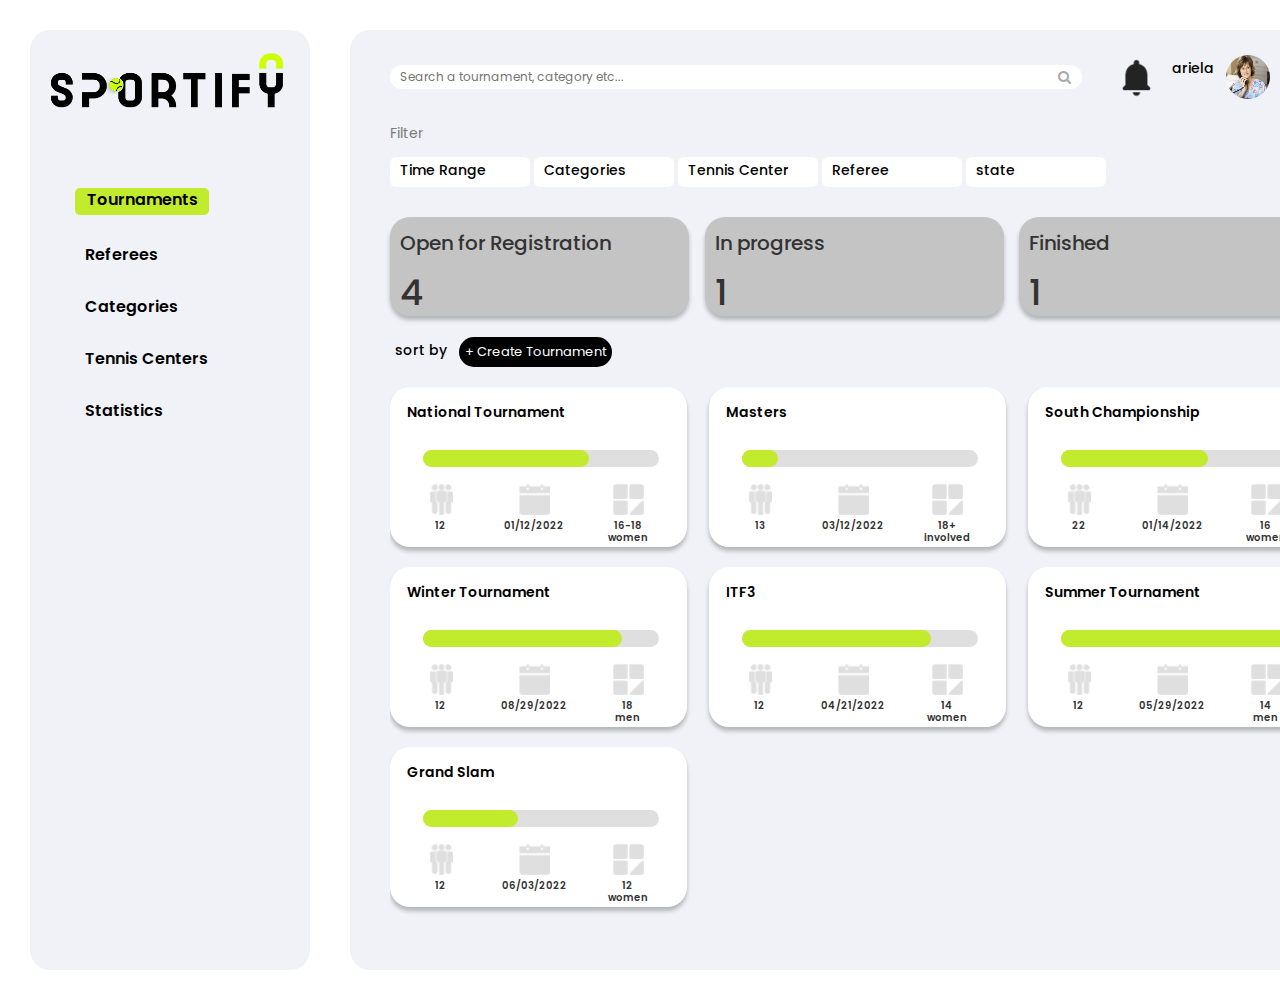
<file: index.html>
<!DOCTYPE html>
<html>

<head>
    <meta charset="UTF-8">
    <meta name="viewport" content="width=device-width, initial-scale=1">
    <script src="https://ajax.googleapis.com/ajax/libs/jquery/3.6.0/jquery.min.js"></script>
    <script src="https://maxcdn.bootstrapcdn.com/bootstrap/3.4.1/js/bootstrap.min.js"></script>
    <script src="https://cdn.jsdelivr.net/npm/bootstrap@5.0.2/dist/js/bootstrap.bundle.min.js"
        integrity="sha384-MrcW6ZMFYlzcLA8Nl+NtUVF0sA7MsXsP1UyJoMp4YLEuNSfAP+JcXn/tWtIaxVXM" crossorigin="anonymous">
    </script>
    <script src="js/script.js"></script>
    <link rel="stylesheet" href="https://maxcdn.bootstrapcdn.com/bootstrap/3.4.1/css/bootstrap.min.css">
    <link href="https://cdn.jsdelivr.net/npm/bootstrap@5.0.2/dist/css/bootstrap.min.css" rel="stylesheet"
        integrity="sha384-EVSTQN3/azprG1Anm3QDgpJLIm9Nao0Yz1ztcQTwFspd3yD65VohhpuuCOmLASjC" crossorigin="anonymous">
    <link rel="stylesheet" href="https://cdnjs.cloudflare.com/ajax/libs/font-awesome/4.7.0/css/font-awesome.min.css">
    <link rel="preconnect" href="https://fonts.googleapis.com">
    <link rel="preconnect" href="https://fonts.gstatic.com" crossorigin>
    <link
        href="https://fonts.googleapis.com/css2?family=Poppins:ital,wght@0,100;0,200;0,300;0,400;0,500;0,600;0,700;0,800;0,900;1,100;1,200;1,300;1,400;1,500;1,600;1,700;1,800;1,900&display=swap"
        rel="stylesheet">
    <link rel="stylesheet" href="css/style.css">
    <title>sportify</title>
</head>

<body>
    <header>
        <a href="index.html" id="logo"></a>
        <nav>
            <ul>
                <li class="selected"><a href="index.html">Tournaments</a></li>
                <li><a href="#">Referees</a></li>
                <li><a href="#">Categories</a></li>
                <li><a href="#">Tennis Centers</a></li>
                <li><a href="#">Statistics</a></li>
            </ul>
        </nav>
    </header>
    <main>
        <section id="SearchWrapper">
            <input type="text" id="mySearch" onkeyup="myFunction()" placeholder="Search a tournament, category etc..."
                title="Type in a category">
            <i class="fa fa-search"></i>
            <section id="profile">
                <img src="/images/bell.png">
                <div class="btn-group">
                    <img src="/images/ariela2.jpg">
                    <a class="btn dropdown-toggle sortby" data-toggle="dropdown">ariela</a>
                    <ul class="dropdown-menu">
                        <li><a href="#">profile</a></li>
                        <li><a href="#">logout</a></li>
                    </ul>
                </div>
            </section>
        </section>
        <div id="filter">Filter</div>
        <section class="menu">
            <div class="btn-group">
                <a class="btn dropdown-toggle" data-toggle="dropdown">Time Range</a>
                <ul class="dropdown-menu">
                    <li>
                        <p>Value: <span id="timeRangeDays"></span></p><input type="range" name="timeRange" value="22"
                            class="slider" id="timeRange">
                    </li>
                </ul>
            </div>
            <div class="btn-group">
                <a class="btn dropdown-toggle" data-toggle="dropdown">Categories</a>
                <ul class="dropdown-menu">
                    <li><a href="#">Men</a></li>
                    <li><a href="#">Women</a></li>
                    <li><a href="#">Involved</a></li>
                </ul>
            </div>
            <div class="btn-group">
                <a class="btn dropdown-toggle" data-toggle="dropdown">Tennis Center</a>
                <ul class="dropdown-menu">
                    <li><a href="#"></a></li>
                    <li><a href="#"></a></li>
                    <li><a href="#"></a></li>
                </ul>
            </div>
            <div class="btn-group">
                <a class="btn dropdown-toggle" data-toggle="dropdown">Referee</a>
                <ul class="dropdown-menu">
                    <input type="text" placeholder="Search.." id="RefereeSearch" onkeyup="filterFunction()">
                    <li><a href="#">Mohamed El Jennati </a></li>
                    <li><a href="#">Jake Garner </a></li>
                    <li><a href="#">Roland Herfel </a></li>
                    <li><a href="#">Julie Kjendlie</a></li>
                    <li><a href="#">Juan Zhang </a></li>
                    <li><a href="#">Mariana Alves</a></li>
                    <li><a href="#">Kader Nouni </a></li>
                    <li><a href="#">John Blom</a></li>
                    <li><a href="#">Damien Dumusois </a></li>
                    <li>
                        <hr class="dropdown-divider">
                    </li>
                    <li><a href="#">Add Referee +</a></li>
                </ul>
            </div>
            <div class="btn-group">
                <a class="btn dropdown-toggle" data-toggle="dropdown">state</a>
                <ul class="dropdown-menu">
                    <li><a href="#"></a></li>
                    <li><a href="#"></a></li>
                    <li><a href="#"></a></li>
                </ul>
            </div>
        </section>
        <section>
            <div id="mainBtnContainer">
                <button class="btn" onclick="filterSelection('Registration')">Open for Registration
                    <div id="btnOpenReg"></div></button>
                <button class="btn" onclick="filterSelection('progress')">
                    In progress <div id="btnInProgress"></div>
                </button>
                <button class="btn" onclick="filterSelection('Finished')">
                    Finished <div id="Finished"></div>
                </button>
            </div>
        </section>
        <div class="btn-toolbar" role="toolbar" id="secMenu" >
            <div id="sort-by"> 
                <div class="btn-group" role="group">
                <a class="btn dropdown-toggle sortby" data-toggle="dropdown">sort by</a>
                <ul class="dropdown-menu active">
                    <li><a href="#" onclick="sortByDateasc()">date ascending</a></li>
                    <li><a href="#" onclick="sortByDatedesc()">date descending</a></li>
                    <li><a href="#">progress</a></li>
                </ul>
            </div>
            </div>
            <div>
                <button id="createTournament" onclick="newTourFunc()"> + Create Tournament 
                </button>
            </div>
        </div> 
    
        <section class="tournamentsContainer">
           <script>
           createTour()
        </script> 
        </section>
    </main>
    <footer>
        
    </footer>
    <script>
        filterSelection('all');
        
    </script>
</body>

</html>
</file>
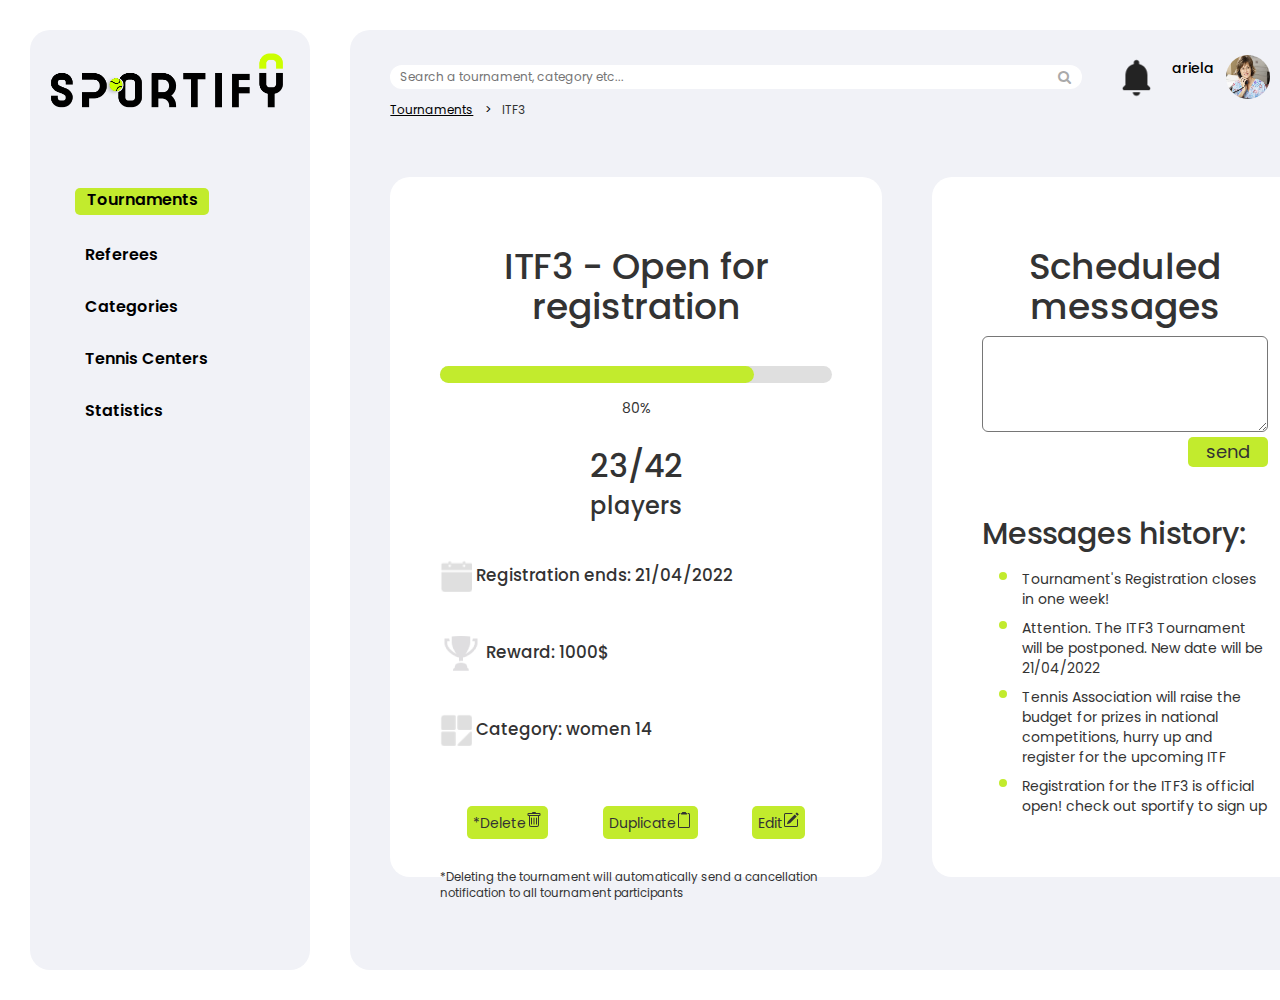
<file: dashboard.html>
<!DOCTYPE html>
<html>

<head>
    <meta charset="UTF-8">
    <meta name="viewport" content="width=device-width, initial-scale=1">
    <script src="https://ajax.googleapis.com/ajax/libs/jquery/3.6.0/jquery.min.js"></script>
    <script src="https://maxcdn.bootstrapcdn.com/bootstrap/3.4.1/js/bootstrap.min.js"></script>
    <script src="https://cdn.jsdelivr.net/npm/bootstrap@5.0.2/dist/js/bootstrap.bundle.min.js"
        integrity="sha384-MrcW6ZMFYlzcLA8Nl+NtUVF0sA7MsXsP1UyJoMp4YLEuNSfAP+JcXn/tWtIaxVXM" crossorigin="anonymous">
    </script>
    <script src="js/script.js"></script>
    <link rel="stylesheet" href="https://maxcdn.bootstrapcdn.com/bootstrap/3.4.1/css/bootstrap.min.css">
    <link href="https://cdn.jsdelivr.net/npm/bootstrap@5.0.2/dist/css/bootstrap.min.css" rel="stylesheet"
        integrity="sha384-EVSTQN3/azprG1Anm3QDgpJLIm9Nao0Yz1ztcQTwFspd3yD65VohhpuuCOmLASjC" crossorigin="anonymous">
    <link rel="stylesheet" href="https://cdnjs.cloudflare.com/ajax/libs/font-awesome/4.7.0/css/font-awesome.min.css">
    <link rel="preconnect" href="https://fonts.googleapis.com">
    <link rel="preconnect" href="https://fonts.gstatic.com" crossorigin>
    <link
        href="https://fonts.googleapis.com/css2?family=Poppins:ital,wght@0,100;0,200;0,300;0,400;0,500;0,600;0,700;0,800;0,900;1,100;1,200;1,300;1,400;1,500;1,600;1,700;1,800;1,900&display=swap"
        rel="stylesheet">
    <link rel="stylesheet" href="css/style.css">
    <title>sportify</title>
</head>

<body>
    <header>
        <a href="index.html" id="logo"></a>
        <nav>
            <ul>
                <li class="selected"><a href="index.html">Tournaments</a></li>
                <li><a href="#">Referees</a></li>
                <li><a href="#">Categories</a></li>
                <li><a href="#">Tennis Centers</a></li>
                <li><a href="#">Statistics</a></li>
            </ul>
        </nav>
    </header>
    <main>
        <section id="SearchWrapper">
            <input type="text" id="mySearch" onkeyup="myFunction()" placeholder="Search a tournament, category etc..."
                title="Type in a category">
            <i class="fa fa-search"></i>
            <section id="profile">
                <img src="/images/bell.png">
                <div class="btn-group">
                    <img src="/images/ariela2.jpg">
                    <a class="btn dropdown-toggle sortby" data-toggle="dropdown">ariela</a>
                    <ul class="dropdown-menu">
                        <li><a href="#">profile</a></li>
                        <li><a href="#">logout</a></li>
                    </ul>
                </div>
            </section>
            <ul id="breadMain" class="breadcrumb" >
                <li><a href="index.html">Tournaments</a></li>
                <li>ITF3</li>
            </ul>
        </section>        
    </section>
    <div id="wrapperITF">
        <section class="tourContainerITF">
            <h1>ITF3 - Open for registration</h1>
            <progress value="80" max="100" class="proTournamentITF"></progress>
            <span>80%</span>
            <section class="headlines">
                <h1>23/42</h1>
                <h2>players</h2>
            </section>
            <div class="iconContainerITF">
                <div>
                    <img src="images/Calrndar.png" alt="">
                    <span>Registration ends: 21/04/2022</span>
                </div>    
                <div>    
                    <img src="images/prizee.png" alt="">
                    <span>Reward: 1000$</span>
                </div> 
                <div>   
                    <img src="images/Category.png" alt="">
                    <span>Category: women 14</span>
                </div>    
            </div>
            <div id="itfButtons">
                <button class="btnITF" type="button">*Delete<svg xmlns="http://www.w3.org/2000/svg" width="16" height="16" fill="currentColor" class="bi bi-trash" viewBox="0 0 16 16">
                    <path d="M5.5 5.5A.5.5 0 0 1 6 6v6a.5.5 0 0 1-1 0V6a.5.5 0 0 1 .5-.5zm2.5 0a.5.5 0 0 1 .5.5v6a.5.5 0 0 1-1 0V6a.5.5 0 0 1 .5-.5zm3 .5a.5.5 0 0 0-1 0v6a.5.5 0 0 0 1 0V6z"/>
                    <path fill-rule="evenodd" d="M14.5 3a1 1 0 0 1-1 1H13v9a2 2 0 0 1-2 2H5a2 2 0 0 1-2-2V4h-.5a1 1 0 0 1-1-1V2a1 1 0 0 1 1-1H6a1 1 0 0 1 1-1h2a1 1 0 0 1 1 1h3.5a1 1 0 0 1 1 1v1zM4.118 4 4 4.059V13a1 1 0 0 0 1 1h6a1 1 0 0 0 1-1V4.059L11.882 4H4.118zM2.5 3V2h11v1h-11z"/>
                  </svg></button>
                <button class="btnITF" type="button">Duplicate<svg xmlns="http://www.w3.org/2000/svg" width="16" height="16" fill="currentColor" class="bi bi-clipboard2" viewBox="0 0 16 16">
                    <path d="M3.5 2a.5.5 0 0 0-.5.5v12a.5.5 0 0 0 .5.5h9a.5.5 0 0 0 .5-.5v-12a.5.5 0 0 0-.5-.5H12a.5.5 0 0 1 0-1h.5A1.5 1.5 0 0 1 14 2.5v12a1.5 1.5 0 0 1-1.5 1.5h-9A1.5 1.5 0 0 1 2 14.5v-12A1.5 1.5 0 0 1 3.5 1H4a.5.5 0 0 1 0 1h-.5Z"/>
                    <path d="M10 .5a.5.5 0 0 0-.5-.5h-3a.5.5 0 0 0-.5.5.5.5 0 0 1-.5.5.5.5 0 0 0-.5.5V2a.5.5 0 0 0 .5.5h5A.5.5 0 0 0 11 2v-.5a.5.5 0 0 0-.5-.5.5.5 0 0 1-.5-.5Z"/>
                  </svg></button>
                <button class="btnITF" type="button">Edit<svg xmlns="http://www.w3.org/2000/svg" width="16" height="16" fill="currentColor" class="bi bi-pencil-square" viewBox="0 0 16 16">
                    <path d="M15.502 1.94a.5.5 0 0 1 0 .706L14.459 3.69l-2-2L13.502.646a.5.5 0 0 1 .707 0l1.293 1.293zm-1.75 2.456-2-2L4.939 9.21a.5.5 0 0 0-.121.196l-.805 2.414a.25.25 0 0 0 .316.316l2.414-.805a.5.5 0 0 0 .196-.12l6.813-6.814z"/>
                    <path fill-rule="evenodd" d="M1 13.5A1.5 1.5 0 0 0 2.5 15h11a1.5 1.5 0 0 0 1.5-1.5v-6a.5.5 0 0 0-1 0v6a.5.5 0 0 1-.5.5h-11a.5.5 0 0 1-.5-.5v-11a.5.5 0 0 1 .5-.5H9a.5.5 0 0 0 0-1H2.5A1.5 1.5 0 0 0 1 2.5v11z"/>
                  </svg></button>
            </div>
            <p>*Deleting the tournament will automatically send a cancellation notification to all tournament participants </p>
        </section>

        <section class="msgContainer">
            <h1>Scheduled messages</h1>
            <textarea></textarea>
            <button type="button">send</button>
            <h2>Messages history:</h2>
            <ul>
                <li>Tournament's Registration closes in one week!</li>
                <li>Attention. The ITF3 Tournament will be postponed. 
                    New date will be 21/04/2022</li>
                <li>Tennis Association will raise the budget for prizes in national competitions, hurry up and register for the upcoming ITF </li>
                <li>Registration for the ITF3 is official open! check out sportify to sign up</li>
            </ul>
            
        </section>
    </div>

    </main>
</body>
</html>
</file>
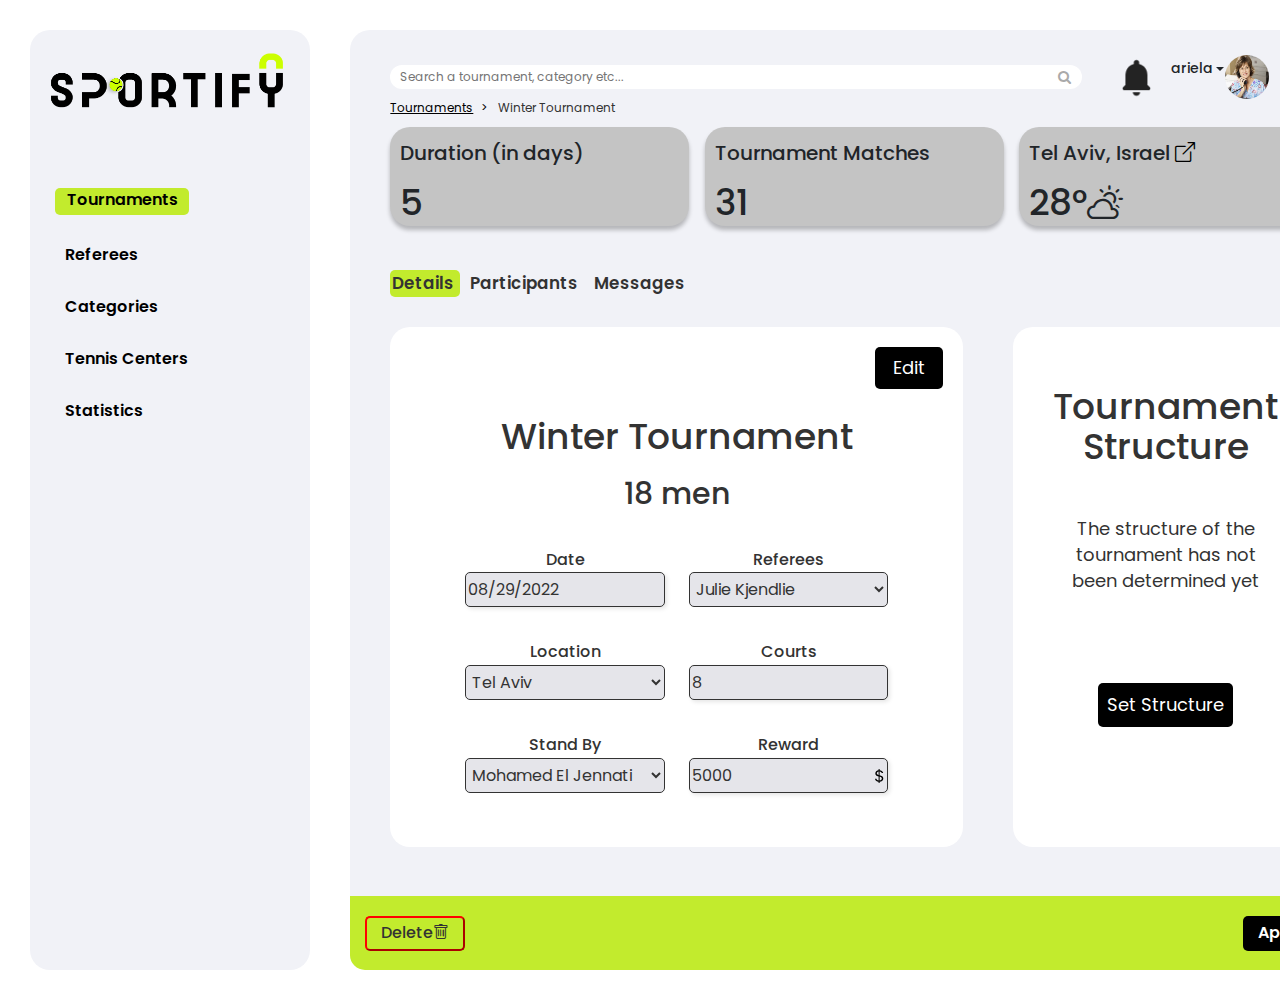
<file: mainObject.html>
<!DOCTYPE html>
<html>
<head>
    <meta name="viewport" content="width=device-width, initial-scale=1.0">
    <script src="https://ajax.googleapis.com/ajax/libs/jquery/3.6.0/jquery.min.js"></script>
    <script src="https://maxcdn.bootstrapcdn.com/bootstrap/3.4.1/js/bootstrap.min.js"></script>
    <script src="https://cdn.jsdelivr.net/npm/bootstrap@5.0.2/dist/js/bootstrap.bundle.min.js"
        integrity="sha384-MrcW6ZMFYlzcLA8Nl+NtUVF0sA7MsXsP1UyJoMp4YLEuNSfAP+JcXn/tWtIaxVXM" crossorigin="anonymous">
    </script>
    <script src="js/script.js"></script>
      <link rel="stylesheet" href="https://cdn.jsdelivr.net/npm/bootstrap@5.0.2/dist/css/bootstrap.min.css">
    <link rel="stylesheet" href="https://cdn.jsdelivr.net/npm/bootstrap-icons@1.5.0/font/bootstrap-icons.css">
    <link rel="stylesheet" href="https://maxcdn.bootstrapcdn.com/bootstrap/3.4.1/css/bootstrap.min.css">
    <link href="https://cdn.jsdelivr.net/npm/bootstrap@5.0.2/dist/css/bootstrap.min.css" rel="stylesheet"
        integrity="sha384-EVSTQN3/azprG1Anm3QDgpJLIm9Nao0Yz1ztcQTwFspd3yD65VohhpuuCOmLASjC" crossorigin="anonymous">
    <link rel="stylesheet" href="https://cdnjs.cloudflare.com/ajax/libs/font-awesome/4.7.0/css/font-awesome.min.css">
    <link rel="preconnect" href="https://fonts.googleapis.com">
    <link rel="preconnect" href="https://fonts.gstatic.com" crossorigin>
    <link
        href="https://fonts.googleapis.com/css2?family=Poppins:ital,wght@0,100;0,200;0,300;0,400;0,500;0,600;0,700;0,800;0,900;1,100;1,200;1,300;1,400;1,500;1,600;1,700;1,800;1,900&display=swap"
        rel="stylesheet">
    <link rel="stylesheet" href="css/style.css">
    <title>Tournament</title>
</head>
<body>
    <header>
        <a href="index.html" id="logo"></a>
        <nav class>
            <ul class="menuSide">
                <li class="selected"><a href="index.html">Tournaments</a></li>
                <li><a href="#">Referees</a></li>
                <li><a href="#">Categories</a></li>
                <li><a href="#">Tennis Centers</a></li>
                <li><a href="#">Statistics</a></li>
            </ul>
        </nav>
    <div class="overlay"></div>
    </header>
    <main>
        <section id="SearchWrapper">
            <input type="text" id="mySearch" onkeyup="myFunction()" placeholder="Search a tournament, category etc..."
                title="Type in a category">
            <i class="fa fa-search"></i>
            <section id="profile">
                <img src="/images/bell.png">
                <div class="btn-group">
                    <img src="/images/ariela2.jpg">
                    <a class="btn dropdown-toggle sortby" data-toggle="dropdown">ariela</a>
                    <ul class="dropdown-menu">
                        <li><a href="#">profile</a></li>
                        <li><a href="#">logout</a></li>
                    </ul>
                </div>
            </section>
                <ul id="breadMain" class="breadcrumb" >
                    <li><a href="index.html">Tournaments</a></li>
                    <li>Winter Tournament</li>
                </ul>
            </section>
        <div id="mainBtnContainer">
            <button class="btn">Duration (in days)<div>5</div></button>
            <button class="btn">Tournament Matches<div>31</div></button>
            <button class="btn">Tel Aviv, Israel
                <a href="https://www.israelweather.co.il/mobile/new_wether_16.html"><i class="bi bi-box-arrow-up-right"></i> </a>
                <div>28&#176;<i class="bi bi-cloud-sun"></i></div>
            </button>
        </div>
        <div id="smallMenu">
            <br>
            <button type="button" class="selected">Details</button>
            <button type="button">Participants</button>
            <button type="button">Messages</button>
        </div>
    <div id="wrapperObject">
        <section class="tourContainer">
            <button type="button" onclick="editTour()">Edit</button>
            <h1>Winter Tournament</h1>
            <h2>18 men</h2>
            <form class="formGap" id="readOnlyForm" action="index.html">
            <div class="form-row">
                    <label>Date</label>
                    <input class="readonlyBox" type="date" id="dateTour" name="dateTour" disabled readonly value="2022-08-29">
            </div>
                    <div class="form-row">
                    <label>Location</label>
                    <select class="readonlyBox" name="Location" id="locationTour" disabled readonly>Tel Aviv
                        <option value="TA">Tel Aviv</option>
                        <option value="Juan">Nahariya</option>
                        <option value="mariana">Carmiel</option>
                        <option value="Kader">Haifa</option>
                        <option value="Joun">private club Misgav</option>
                        <option value="Damien">Beer-Sheva</option>
                    </select>
                </div>
                
                <div class="form-row">
            <label>Stand By</label>
            <select class="readonlyBox" name="refereeStandBy" disabled readonly>
                <option value="Mohamed">Mohamed El Jennati</option>
                <option value="Jake">Jake Garner</option>
            </select>
        </div>
            <div class="form-row">
            <label>Referees</label>
            <select class="readonlyBox" name="refereeStandBy" disabled readonly>
            <option value="Julie">Julie Kjendlie</option>
            <option value="Juan">Juan Zhang</option>
            <option value="mariana">Mariana Alves</option>
            <option value="Kader">Kader Nouni</option>
            <option value="Joun">John Blom</option>
            <option value="Damien">Damien Dumusois</option>
        </select>
        </div>
                <div class="form-row">
            <label>Courts</label>
            <input class="readonlyBox" type="number" id="courtNum" name="courtNum" value="8" disabled readonly>
        </div>
            <div class="form-row">
            <label>Reward</label>
            <input class="readonlyBox" type="number" id="rewardTour" name="reward" value="5000" disabled readonly>
        </div>
       
        </form>
        </section>
        <section class="structure">
            <h1>Tournament Structure</h1>
            <p>The structure of the tournament has not been determined yet</p>
            <button type="button">Set Structure</button>
        </section>
    </div>
    <section class="formBut">
        <button onclick="deleteItem()" id="delBtn">Delete<i class="bi bi-trash"></i></button>
        <button onclick="save()" id="nextBtn">Approve</button>
    </section>
    
</body>
</html>
</file>
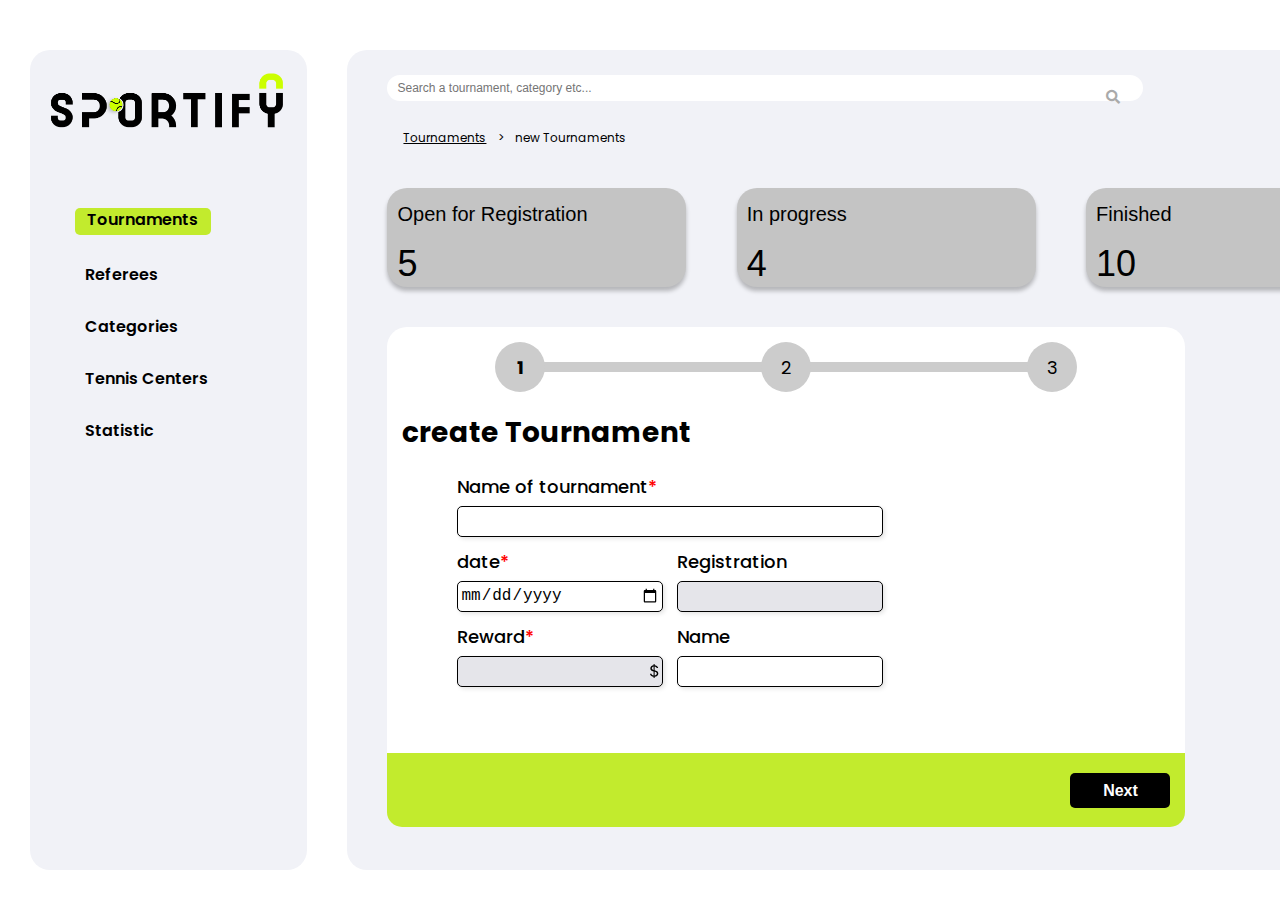
<file: newTournament.html>
<!DOCTYPE html>
<html>

<head>
    <meta charset="UTF-8">
    <script src="//ajax.googleapis.com/ajax/libs/jquery/1.9.1/jquery.min.js"></script>
    <script src="js/script.js"></script>
    <link rel="preconnect" href="https://fonts.googleapis.com">
    <link rel="stylesheet" href="css/style.css">
    <link
        href="https://fonts.googleapis.com/css2?family=Poppins:ital,wght@0,100;0,200;0,300;0,400;0,500;0,600;0,700;0,800;0,900;1,100;1,200;1,300;1,400;1,500;1,600;1,700;1,800;1,900&display=swap"
        rel="stylesheet">
    <link rel="stylesheet" href="https://cdnjs.cloudflare.com/ajax/libs/font-awesome/5.15.4/css/all.min.css"
        crossorigin="anonymous" />
    <title>sportify</title>
</head>

<body class="wrepperNewTour">
    <header>
        <a href="index.html" id="logo"></a>
        <nav>
            <ul>
                <li class="selected"><a href="index.html">Tournaments</a></li>
                <li><a href="#">Referees</a></li>
                <li><a href="#">Categories</a></li>
                <li><a href="#">Tennis Centers</a></li>
                <li><a href="#"></a>Statistic</a></li>
            </ul>
        </nav>
    </header>
    <main>
        <section id="SearchWrapper">
            <input type="text" id="mySearch" onkeyup="myFunction()" placeholder="Search a tournament, category etc..."
                title="Type in a category">
            <i class="fa fa-search"></i>
        </section>
        <ul class="breadcrumb">
            <li><a href="#">Tournaments</a></li>
            <li>new Tournaments</li>
        </ul>
        <div id="mainBtnContainer">
            <button class="btn">Open for Registration<div>5</div></button>
            <button class="btn">In progress <div>4</div></button>
            <button class="btn">Finished <div>10</div></button>
        </div>
        </section>
        <section class="formContainer">
            <div class="stepper-wrapper">
                <div class="stepper-item active">
                    <div class="step-counter">1</div>
                </div>
                <div class="stepper-item">
                    <div class="step-counter">2</div>
                </div>
                <div class="stepper-item">
                    <div class="step-counter">3</div>
                </div>
            </div>
            <div class="space"></div>
            <h1>create Tournament</h1>
            <form class="formGap" action="PHP.php" method="GET">
                <div class="tab">
                    <section class="nameTour Required">
                        <label for="nameTour">Name of tournament<span>*</span></label>
                        <input type="text" name="nameTour" id="nameTour">
                        <div class="formError">Please choose a name for the tournament</div>
                    </section>
                    <section class="Required">
                        <label for="dateTour">date<span>*</span></label>
                        <input type="date" id="dateTour" name="dateTour" onchange="setRegistration(value)">
                        <div class="formError"> select a date fot tournament</div>
                    </section>
                    <section class="regTour">
                        <label for="regTour">Registration</label>
                        <input type="txst" id="regTour" readonly>
                        <img src="images/edit.png" alt="" id="imgReg" onclick="editDateReg()">
                    </section>
                    <section class="Required">
                        <label for="rewardTour">Reward<span>*</span></label>
                        <input type="number" id="rewardTour" name="reward">
                        <div class="formError">The prize must be higher than 100$</div>
                    </section>
                    <section>
                        <label for="nameOfman">Name</label>
                        <input type="nextPrev" id="nameOfman">
                    </section>
                </div>
                <div class="tab">
                    <section class="nameTour">
                        <label for="categoryTour">category<span>*</span></label>
                        <select name="categoryTour Required" id="categoryTour">
                            <option value="CenterR"></option>
                            <option value="CenterR">Center Regions</option>
                            <option value="Natioal">Natioal</option>
                            <option value="Southern">Southern Regions</option>
                        </select>
                        <div class="formError"></div>
                    </section>
                    <section>
                        <label for="gender">Gender</label>
                        <select name="gender" id="gender">
                            <option value="involved"></option>
                            <option value="women">women</option>
                            <option value="man">man</option>
                            <option value="involved">involved</option>
                        </select>
                        <div class="formError"></div>
                    </section>
                    <section>
                        <label for="gender">Ages</label>
                        <select name="gender" id="gender">
                            <option value="all"></option>
                            <option value="10-14">10-14</option>
                            <option value="14-16">14-16</option>
                            <option value="14-18">14-18</option>
                            <option value="18+">18+</option>
                        </select>
                    </section>
                    <section>
                        <label for="min">Minmum</label>
                        <input type="number" id="min" name="min">
                        <div class="formError"></div>
                    </section>
                    <section>
                        <label for="max">Maximum</label>
                        <input type="number" id="max">
                        <div class="formError"></div>
                    </section>
                </div>
                <div class="tab">
                    <section class="nameTour">
                        <label for="Notification">Notification</label>
                        <select onchange="CustomNotification(value)" name="Notification" id="Notification">
                            <option value="newTournament">A new tournament has been set! for registration</option>
                            <option value="1"></option>
                            <option value=""></option>
                            <option value="custom">Custom message</option>
                        </select>
                        <input type="text" id="CustomNotif" name="Notification" placeholder="Write your message ....">
                        <div class="formError"></div>
                    </section>
                    <section class="sendNotif"><label>Send:</label>
                        <input name="send" type="radio" value="now" checked>
                        <label>now</label><br>
                        <input name="send" type="radio" value="later" id="later">
                        <label>later</label>
                        <input type="date" name="sendDate" id="sendDate" readonly><input type="time" name="sendTime"
                            id="sendTime" readonly>
                    </section>
                </div>
            </form>
            <section class="formBut">

                <button onclick="nextPrev(-1)" id="prevBtn">Back</button>
                <button onclick="nextPrev(1)" id="nextBtn">Next</button>
            </section>
        </section>
    </main>
    <script>
        showTab(currentTab);
    </script>
</body>

</html>
</file>
<file: css/style.css>
header, main, footer, nav, aside, section {
    display: block;
}

body {
    font-family: 'Poppins', sans-serif;
    display: flex;
    padding: 30px;
    height: 1000px;
    margin: 0 auto;
    width: 1395px;
    font-size: 14px;
}

a {
    text-decoration: none;
}

a:hover {
    text-decoration: none;
}

header {
    width: 21%;
    background-color: #F1F2F7;
    border-radius: 20px;
    margin-right: 40px;
}

header>nav {
    margin-top: 70px;
    font-size: 16px;
    font-weight: 600;
    line-height: 24px;
    text-align: left;
    padding-left: 5px;
    text-decoration: none;
}

header>nav li {
    list-style: none;
    margin-bottom: 28px;
}

header>nav a {
    color: black;
    padding-left: 10px;
}

main {
    width: 75.5%;
    background-color: #F1F2F7;
    border-radius: 20px;
    padding-left: 40px;
    padding-right: 40px;
    position: relative;
}
#logo {
    background-image: url(../images/logo.png);
    background-size: cover;
    height: 68px;
    width: 265.5px;
    display: block;
    margin-top: 20px;
}

.selected {
    width: 134px;
    height: 27px;
    border-radius: 5px;
    padding-left: 2px;
    background-color: #C2EB2D;
}

#mainBtnContainer>.selected {
    background-color: #C2EB2D;
    padding: 5px;
}

#mySearch {
    border: none;
    border-radius: 30PX;
    height: 24PX;
    font-size: 12px;
    font-weight: 400;
    line-height: 48px;
    text-align: left;
    padding-inline-start: 10px;
    width: 74.5%;

}

#SearchWrapper {
    position: relative;
    margin-top: 25px;
    height: 42px;
}

#SearchWrapper>.fa-search {
    position: absolute;
    left: 72%;
    top: 15px;
    color: #AAAAAA;
    font-size: 14px;
}

#filter {
    margin-top: 26px;
    margin-bottom: 13px;
    font-size: 14px;
    font-weight: 400;
    line-height: 21px;
    color: #7A7A7A;
}

.btn {
    background-color: white;
    width: 140px;
    height: 30px;
    border-radius: 6px;
    font-style: normal;
    font-weight: 500;
    font-size: 14px;
    line-height: 14px;
    text-align: left;
    border: 0;
    padding-left: 10px;
}

ul.dropdown-menu a:hover {
    background: #C2EB2D;
}

.dropdown-menu {
    font-size: 14px;
}

.dropdown-toggle::after {
    vertical-align: 0.255em;
    border-top: 0.3em solid;
    border-right: 0.3em solid transparent;
    border-left: 0.3em solid transparent;
    position: absolute;
    top: 12px;
    right: 5px;
}

#RefereeSearch {
    border: none;
    padding: 3px 20px;
    clear: both;
    line-height: 1.42857143;
}

#mainBtnContainer {
    margin-top: 30px;
    display: flex;
    justify-content: space-between;
}

#mainBtnContainer button {
    width: 299px;
    height: 99px;
    background-color: #C4C4C4;
    box-shadow: 0px 4px 4px rgba(0, 0, 0, 0.25);
    border-radius: 20px;
    font-weight: 500;
    font-size: 20px;
    line-height: 30px;
    overflow: hidden;
}

#mainBtnContainer div {
    margin-top: 8px;
    width: 23px;
    height: 40px;
    font-weight: 500;
    font-size: 36px;
    line-height: 54px;
}

.tournamentsContainer {
    display: flex;
    flex-flow: row wrap;
    justify-content: space-between;
    overflow-y: auto;
    height: 580px;
    align-content: flex-start;
    width: 940px;
}

.tournamentsContainer::after {
    content: "";
    width: 297px;
    height: 160px;
}

.tournaments {
    width: 297px;
    height: 160px;
    background-color: #FFFFFF;
    box-shadow: 0px 4px 4px rgba(0, 0, 0, 0.25);
    border-radius: 20px;
    margin-top: 20px;
    padding-top: 15px;
    padding-bottom: 12px;
    padding-left: 17px;
    border: none;
    text-align: left;
    font-size: 14px;
    font-weight: 600;
    line-height: 21px;
    text-align: left;
    display: none;
    margin-right: 5px;
}

progress {
    width: 236px;
    height: 17px;
    -webkit-appearance: none;
}

.progress {
    margin-bottom: unset;
}

::-webkit-progress-bar {
    background-color: #DFDFDF;
    border-radius: 20px;
}

::-webkit-progress-value {
    background-color: #C2EB2D;
    border-radius: 20px;
}

.slider {
    -webkit-appearance: none;
    width: 100%;
    height: 5px;
    border-radius: 5px;
    background: #d3d3d3;
    outline: none;
    opacity: 0.7;
    -webkit-transition: .2s;
    transition: opacity .2s;
    margin-bottom: 5px;
}

.slider::-webkit-slider-thumb {
    -webkit-appearance: none;
    appearance: none;
    width: 15px;
    height: 15px;
    border-radius: 50%;
    background: #C2EB2D;
    cursor: pointer;
}

.slider::-moz-range-thumb {
    width: 15px;
    height: 15px;
    border-radius: 50%;
    background: #C2EB2D;
    cursor: pointer;
}

.iconOpen {
    display: flex;
    flex-wrap: wrap;
    width: 35px;
}

.iconContainer {
    display: flex;
    flex-wrap: wrap;
    -webkit-box-pack: justify;
    justify-content: space-between;
    -webkit-box-align: center;
    align-items: baseline;
    white-space: nowrap;
    padding-right: 36px;
    padding-left: 16px;
}

.sortByContainer {
    margin-top: 21px;
}

.dropdownMenuSort {
    width: 140px;
    height: 28px;
    border-radius: 6px;
    margin-right: 13px;
    font-style: normal;
    font-weight: 500;
    font-size: 16px;
    line-height: 14px;
}

.proTournament {
    margin-top: 27px;
    width: 236px;
    height: 17px;
    border-radius: 20px;
    margin-bottom: 10px;
    margin-left: 16px;
}

.show {
    display: block;
}

.btn-toolbar {
    margin-top: 21px;
}

#createTournament {
    border-radius: 80px;
    background-color: black;
    color: white;
    right: 0;
    border-width: 0;
    height: 30px;
    font-size: 13px;
}

.sortby {
    background-color: transparent;
    width: fit-content;
}

#profile {
    margin-left: 28px;
    display: inline;
}

#profile>*:hover {
    cursor: pointer;
}

#profile img {
    border-radius: 50%;
    height: 44px;
    width: 44px;
}

#sort-by {
    flex: 1;
}

#sort-by .dropdown-toggle::after {
    right: unset;
}

#sort-by .btn-group.open .dropdown-toggle {
    -webkit-box-shadow: unset;
    box-shadow: unset;
}

#profile .dropdown-toggle::after {
    right: unset;
}

#profile .btn-group.open .dropdown-toggle {
    -webkit-box-shadow: unset;
    box-shadow: unset;
}

figcaption {
    font-size: 10px;
    padding: 5px;
    text-align: center;
    line-height: 12px;
}

figure {
    justify-content: center;
}

.btn-group {
    align-items: center;
}

ul.breadcrumb {
    margin: 0px;
    padding: 10px 16px;
    background-color: transparent;
}

ul.breadcrumb li {
    display: inline;
    font-size: 12px;
}

ul.breadcrumb li+li:before {
    padding: 8px;
    color: black;
    content: ">\00a0";
}

ul.breadcrumb li a {
    color: black;
    text-decoration: none;
    text-decoration: underline;
}

ul.breadcrumb li a:hover {
    color: #C2EB2D;
    font-weight: 600;
}

.formContainer {
    width: 80%;
    height: 500px;
    background-color: white;
    margin-top: 34px 0px 0px 0px;
    border-radius: 20px;
    position: relative;
    margin-top: 40px;
}

.wrepperNewTour {
    height: 820px;
    margin-top: 20px;
}

.formGap label {
    display: block;
    font-size: 18px;
    font-family: 'Poppins';
    font-weight: 500;
}

.formGap>.tab {
    margin-left: 50px;
    font-style: normal;
    display: none;
    grid-template-columns: 220px 220px;
    grid-template-rows: 75px 75px;
}

.formGap input {
    border-radius: 5px;
    border: 1px solid;
    height: 25px;
    margin-top: 6px;
    width: 100%;
    padding: 2px;
    font-size: 16px;
    box-shadow: 2px 2px 4px rgba(0, 0, 0, 0.1);
}

.formGap div i {
    position: absolute;
    padding: 10px;
}


div.formError {
    font-size: 12px;
    color: red;
    display: none;
    padding: 0, 0, 0, 0;
}

label>span {
    color: red;
}

.success-icon,
.failure-icon {
    right: -10px;
    top: 30px;
    opacity: 0;
}

input.invalid {
    background-color: #ffdddd;
}


select {
    border-radius: 5px;
    border: 1px solid;
    height: 31px;
    margin-top: 6px;
    width: 100%;
    padding: 2px;
    font-size: 16px;
}

.formGap section {
    padding-left: 20px;
    position: relative;
}

.nameTour {
    grid-column-start: 1;
    grid-column-end: 3;
}

.formBut {
    position: absolute;
    bottom: 0;
    width: 100%;
    height: 74px;
    background-color: #C2EB2D;
    border-bottom-left-radius: 15px;
    border-bottom-right-radius: 15px;
    left: 0;

}

#nextBtn {
    position: absolute;
    right: 15px;
    top: 20px;
    width: 100px;
    height: 35px;
    border: 0;
    background-color: black;
    color: white;
    border-radius: 5px;
    font-weight: 600;
    font-size: 16px;
}

#prevBtn {
    position: absolute;
    left: 15px;
    top: 20px;
    width: 100px;
    height: 35px;
    border: 0;
    background-color: #C2EB2D;
    border-radius: 5px;
    font-weight: 400;
    font-size: 16px;
}

.formContainer>h1 {
    margin-left: 15px;
}

input:read-only {
    background-color: #e5e5ea;
}

.regTour {
    position: relative;
}

.regTour>#imgReg {
    width: 15px;
    height: 15px;
    position: absolute;
    right: 5px;
    top: 42px;
    display: none;
}

#CustomNotif {
    display: none;
}

.sendNotif {
    grid-column-start: 1;
    grid-column-end: 3;
}

.sendNotif>label {
    display: inline;
}

.sendNotif>input[type="radio"], input[type="radio"]::after {
    width: 20px;
    vertical-align: -7px;
}

.sendNotif>input[type="date"], input[type="time"] {
    margin-left: 15px;
    width: 113px;
}

input[type="date"] {
    position: relative;
}

input[type='radio'] {
    background-color: #C2EB2D;
}

#later {
    margin-left: 59.2px;
    width: 20px;
}

.stepper-wrapper {
    display: flex;
    justify-content: space-between;
}

.stepper-item {
    position: relative;
    display: flex;
    flex-direction: column;
    align-items: center;
    flex: 1;

    @media (max-width: 768px) {
        font-size: 12px;
    }
}

.stepper-item::before {
    position: absolute;
    content: "";
    border-bottom: 10px solid #ccc;
    width: 100%;
    top: 35px;
    left: -50%;
    z-index: 2;
}

.stepper-item::after {
    position: absolute;
    content: "";
    border-bottom: 9px solid #ccc;
    width: 100%;
    top: 35px;
    left: 50%;
    z-index: 2;
}

.stepper-item .step-counter {
    position: relative;
    z-index: 5;
    display: flex;
    justify-content: center;
    align-items: center;
    width: 50px;
    height: 50px;
    border-radius: 50%;
    background: #ccc;
    margin-bottom: 6px;
    top: 15px;
    font-size: 18px;
}

.stepper-item.active {
    font-weight: bold;
}

.stepper-item.completed .step-counter {
    background-color: #C2EB2D;
}

.stepper-item.completed::after {
    position: absolute;
    content: "";
    border-bottom: 8px solid #C2EB2D;
    width: 100%;
    top: 36px;
    left: 50%;
    z-index: 3;
}

.stepper-item:first-child::before {
    content: none;
}

.stepper-item:last-child::after {
    content: none;
}

.space {
    height: 10px;
}

::-webkit-calendar-picker-indicator::content {
    color: #C2EB2D;
}


button {
    background-color: transparent;
    border-width: 0;
}

.tourContainer {
    margin-top: 30px;
    background-color: white;
    border-radius: 20px;
    padding: 70px;
    position: relative;
    height: 520px;
    text-align: center;
}

#wrapperObject{
    display: flex;
    position: relative;
}

#wrapperITF {
    display: flex;
    position: relative;
    margin-top: 50px;
}

.iconContainerITF {
    text-align: left;
}

.iconContainerITF > div {
    margin-top: 40px;
    font-size: larger;
    font-weight: 500;
}

#wrapperITF h1,h2 {
    text-align: center;
}

.btnITF{
    background-color: #C2EB2D;
    border-radius: 5px;
    padding: 6px;
}

.iconContainerITF {
    margin-bottom: 60px;
    width: 100%;
}

.tourContainerITF {
    margin-top: 30px;
    background-color: white;
    border-radius: 20px;
    padding: 70px;
    position: relative;
    height: 520px;
    text-align: center;
}

.tourContainerITF p {
    text-align: left;
    font-size: smaller;
    margin-top: 30px;
}

#wrapperITF .tourContainerITF{
    height: 700px;
    padding: 50px;
}

.structure {
    margin-top: 30px;
    width: 38%;
    background-color: white;
    border-radius: 20px;
    position: relative;
    height: 520px;
    margin-left: 50px;
    padding: 40px;
    text-align: center;
}

.structure button {
    background-color: black;
    color: white;
    border-radius: 5px;
    margin-top: 80px;
    width: 60%;
    height: 10%;
    font-size: large;
}

.tourContainer button {
    background-color: black;
    color: white;
    border-radius: 5px;
    width: 12%;
    height: 8%;
    font-size: large;
    position:absolute;
    right: 0;
    top:0;
    margin-right: 20px;
    margin-top: 20px;
}

.structure p {
    margin-top: 50px;
    font-size: large;
}

.tourContainer input,select {
    height: 35px;
    display: inline-block;
    width: 100%;
    margin-top: 1px;
    background-color: #e5e5ea;
}

.tourContainer h2 {
    text-align: center;
}

#readOnlyForm label{
    margin-top: 24px;
    margin-bottom: 0;
}


#readOnlyForm {
    font-size: 1em;
    columns: 2;
}

.form-row {
    padding: 0.5rem;
}

#wrapperObject label {
    font-size: medium;
}

a {
    color: black;
}

#delBtn {
    position: absolute;
    left: 15px;
    top: 20px;
    width: 100px;
    height: 35px;
    border-width: 2px;
    border-color: red;
    background-color: #C2EB2D;
    border-radius: 5px;
    font-weight: 500;
    font-size: 16px;
}

#smallMenu {
    font-size: larger;
    font-weight: 600;
    margin-top: 20px;
}

#smallMenu .selected {
    width: auto;
}

#rewardTour {
    background: url(../images/currency-dollar.svg) no-repeat scroll;
    background-color: #e5e5ea;
    background-position: right;
}


#breadMain {
    padding: unset;
}

.headlines {
    margin-top: 30px;
}
.headlines h2 {
    text-align: center;
    font-size: x-large;
    margin: 0;
}

.headlines h1 {
    font-size: xx-large;
}

.msgContainer {
    margin-top: 30px;
    width: 60%;
    background-color: white;
    border-radius: 20px;
    position: relative;
    height: 700px;
    margin-left: 50px;
    padding: 50px;
    text-align: right
}

#itfButtons {
    display: flex;
    justify-content: space-around;
}

.msgContainer button {
    background-color: #C2EB2D;
    border-radius: 5px;
    margin: 0 0 30px 0;
    width: 80px;
    height: 30px;
    font-size: large;
}

.msgContainer textarea {
    border-radius: 6px;
    height: 16%;
    width: 100%;
}

.msgContainer h1,h2,li {
    text-align: left;
}

li::marker {
    color: #C2EB2D;
    font-size: 1.6em;
}

.proTournamentITF {
    width: 100%;
    height: 17px;
    margin-top: 30px;
    border-radius: 20px;
    margin-bottom: 10px;
}



@media only screen and (max-width: 900px) {
    .breadcrumb {
        display: none;
    }

    body {
        width: 550px;
        flex-wrap: wrap;
        padding: 0;
        margin: 0;
        justify-content: space-between;
        align-content: flex-start;
    }

    nav {
        display: none;
    }

    .menu {
        display: none;
    }

    header {
        width: 100%;
        border-radius: 0;
        height: 60spx;
        margin: 0;
    }

    main {
        width: 100%;
        padding: 0 20px;
        height: 650px;
        margin: 0 auto;
        border-radius: 0;
    }

    #logo {
        margin: 0 auto;
        margin-top: 17px;
        height: 50px;
        width: 200.5px;
    }

    #mainBtnContainer button {
        width: 150px;
        height: 80px;
        border-radius: 20px;
        font-size: 12px;
        line-height: 30px;
    }

    #mainBtnContainer div {
        margin-top: 2px;
        width: 23px;
        height: 40px;
        font-weight: 500;
        font-size: 30px;
        line-height: 54px;
    }

    #filter {
        display: none;
    }

    .tournamentsContainer {
        width: 100%;
        justify-content: center;
    }

    #createTournament {
        border-radius: 80px;
        right: 0;
        border-width: 0;
        height: 20px;
        font-size: 10px;
    }

    footer {
        background-color: #C2EB2D;
        width: 100%;
        border-radius: 0;
        height: 80px;
    }

    #wrapperObject {
        width: 100%;
        display: flex;
        flex-wrap: wrap;
        flex-direction: column;
        justify-content: center;
    }

    .tourContainer {
        width: 100%;
    }

    main {
        padding: 0;
    }

}
</file>
